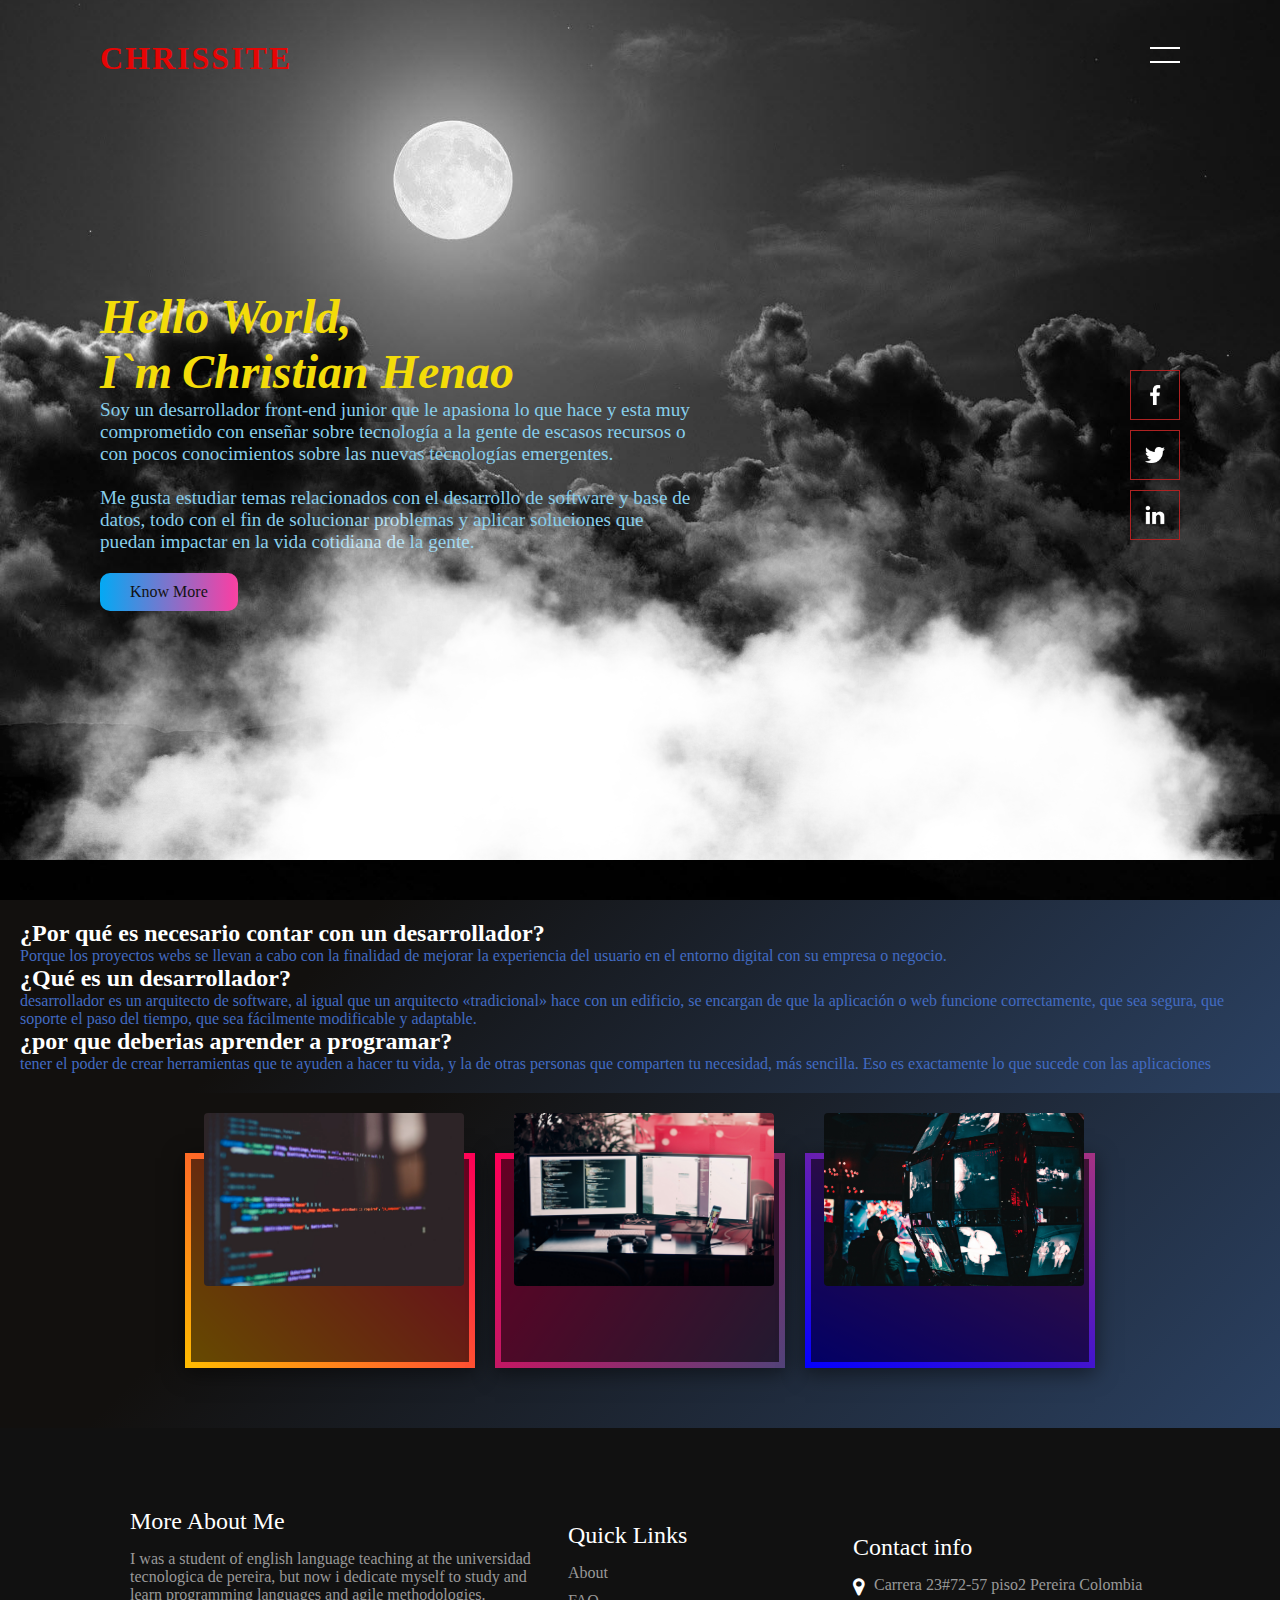
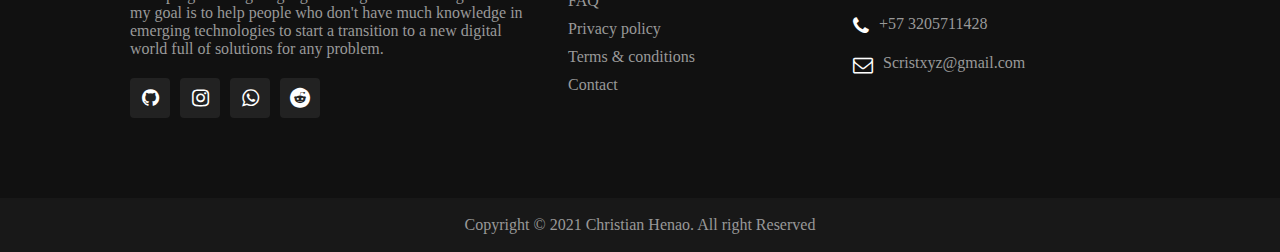
<file: sitioweb/index.html>
<!DOCTYPE html>
<html lang="en">
<head>
    <meta charset="UTF-8">
    <meta name="viewport" content="width=device-width, initial-scale=1.0">
    <title>Chrissite</title>
    <link rel="stylesheet" href="https://stackpath.bootstrapcdn.com/font-awesome/4.7.0/css/font-awesome.min.css" integrity="sha384-wvfXpqpZZVQGK6TAh5PVlGOfQNHSoD2xbE+QkPxCAFlNEevoEH3Sl0sibVcOQVnN" crossorigin="anonymous">
    <link rel="stylesheet" href="landing.css">
    <link rel="stylesheet" href="landing2.css">
    
</head>
<body>
    <section class="banner" id="sec">
        
        <header>
            <a href="#" class="logo">Chrissite</a>
            <div id="toggle" onclick="toggle()"></div>
        </header>
        <div class="content">
            <h2><span>Hello World,</span> <br> <span>I`m</span>
                 <span> Christian Henao</span>

            
            </h2>
            <p>Soy un desarrollador front-end junior que le apasiona lo que hace y esta muy comprometido con enseñar sobre tecnología a la gente de escasos recursos o con pocos conocimientos sobre las nuevas tecnologías emergentes.<br><br>
            Me gusta estudiar temas relacionados con el desarrollo de software y base de datos, todo con el fin de solucionar problemas y aplicar soluciones que puedan impactar en la vida cotidiana de la gente.   </p>
            <a href="#sec_aboutus">Know More</a>
        </div>
        
        <ul class="sci">
            <li><a href="https://www.facebook.com/christian.dehenao/" target="_blank"><img src="img2/facebook.png"></a></li>
            <li><a href="#"  ><img src="img2/twitter.png"></a></li>
            <li><a href="https://www.linkedin.com/in/artag/" target="_blank"><img src="img2/linkedin.png" ></a></li>
        </ul>
       <div class="clouds">
            <img src="img2/cloud1.png" style="--i:1;">
            <img src="img2/cloud3.png" style="--i:2;">
            <img src="img2/cloud4.png" style="--i:3;">
            <img src="img2/cloud5.png" style="--i:4;">
         
           
           
        </div>
    
    
    </section>
    <section>
    <div id="navigation">
        <ul>
            
            <li><span><a href="#">Home</a></span></li>
            <li><span><a href="#">About</a></span></li>
            <li><span><a href="#">Proyects</a></span></li>
            <li><span><a href="skills.html" target="_blank">Skills</a></span></li>
            <li><span><a href="hobbies.html" target="_blank">Hobbies</a></span></li>
            <li><span><a href="#">Others</a></span></li>
            <div class="cursor"></div>
        </ul>
    </div>
</section>
        
  <section class="copy">      
      <h2>¿Por qué es necesario contar con un desarrollador?</h2> 
      <p>Porque los proyectos webs se llevan a cabo con la finalidad de mejorar la experiencia del usuario en el entorno digital con su empresa o negocio.</p> 
<h2>¿Qué es un desarrollador?</h2>
 <p> desarrollador es un arquitecto de software, al igual que un arquitecto «tradicional» hace con un edificio, se encargan de que la aplicación o web funcione correctamente, que sea segura, que soporte el paso del tiempo, que sea fácilmente modificable y adaptable. </p>
<h2>¿por que deberias aprender a programar?</h2>
<p> tener el poder de crear herramientas que te ayuden a hacer tu vida, y la de otras personas que comparten tu necesidad, más sencilla. Eso es exactamente lo que sucede con las aplicaciones</p>

</section>

<section class="cards">
<div class="container">
            <div class="card">
                <span></span>
                <div class="imgBx">
                    <img src="img/coding.jpg" alt="">
                     <div class="content">
                    <h2>¿Que es el codigo?</h2>
                    <p>El código fuente de un programa está escrito por un programador en algún lenguaje de programación, pero en este primer estado no es directamente ejecutable por la computadora. </p>
                    </div> 
                </div>
            </div>
            <div class="card">
                <span></span>
                <div class="imgBx">
                    <img src="img/coding2.jpg" alt="">
                     <div class="content">
                    <h2>¿quien interpreta el codigo?</h2>
                    <p>debe ser traducido a otro lenguaje o código binario; así la máquina podrá interpretarlo. </p>
                    </div> 
                </div>
            </div>
            <div class="card">
                <span></span>
                <div class="imgBx">
                    <img src="img/coding3.jpg" alt="">
                     <div class="content">
                    <h2>¿deberias aprender a programar?</h2>
                    <p>Aprender a programar puede abrirte las puertas a un mejor empleo, nuevas áreas de trabajo o incluso a una nueva forma de ver cómo funciona todo a nuestro alrededor.</p>
                    </div> 
                </div>
            </div>
        </div>
    </section>
    <section class="above">
    <footer>
        <div class="container">
            <div class="sec aboutus" id="sec_aboutus">
                <h2> More About Me</h2>
                <p>I was a student of english language teaching at the universidad tecnologica de pereira, but now i dedicate myself to study and learn programming languages and agile methodologies. <br> 
my goal is to help people who don't have much knowledge in emerging technologies to start a transition to a new digital world full of solutions for any problem. </p>
    <ul class="another">
        <li><a href="https://github.com/Artag-Chris" target="_blank"><i class="fa fa-github" aria-hidden="true"></i></a></li>
        <li><a href="https://www.instagram.com/christiandehenao/" target="_blank"><i class="fa fa-instagram" aria-hidden="true"></i></a></li>
        <li><a href="#"><i class="fa fa-whatsapp" aria-hidden="true"></i></a></li>
        <li><a href="#"><i class="fa fa-reddit" aria-hidden="true"></i></a></li>

    </ul>
            </div>
             <div class="sec quickLinks">
                 <h2>Quick Links</h2>
                 <ul>
                     <li><a href="#">About</a></li>
                     <li><a href="#">FAQ</a></li>
                     <li><a href="#">Privacy policy</a></li>
                     <li><a href="#">Terms & conditions</a></li>
                     <li><a href="#">Contact</a></li>
                 </ul>
            </div>
            <div class="sec contact">
                <h2>Contact info</h2>
                <ul class="info">
                    <li><span>
                        <i class="fa fa-map-marker" aria-hidden="true"></i></span>
                        <span>Carrera 23#72-57 piso2 Pereira Colombia</span>
                    </li>
                    <li><span><i class="fa fa-phone" aria-hidden="true"></i></span> 
                    <a href="tel:+573205711428">+57 3205711428</a>
                    </li>
                    <li><span><i class="fa fa-envelope-o" aria-hidden="true"></i></span>
                    <a href="mailto:scristxyz@gmail.com">Scristxyz@gmail.com</a> </li>
                </ul>
                    
            </div>

     
        </div>
    </footer>
    </section>
    <div class="copytext">
        <p>Copyright © 2021 Christian Henao. All right Reserved</p>
    </div>
    
    
    
    
    
    
    <script type="text/javascript">
    function toggle(){
        var sec = document.getElementById("sec");
        var nav = document.getElementById("navigation");
        sec.classList.toggle("active")
        nav.classList.toggle("active")
    }
    </script> 
    <script type="text/javascript">
        const cursor = document.querySelector(".cursor");
        document.addEventListener("mousemove", (e) =>{
            cursor.style.left =e.pageX + "px"
            cursor.style.top =e.pageY + "px"

        })
    </script> 
    
    
</body>
</html>
</file>
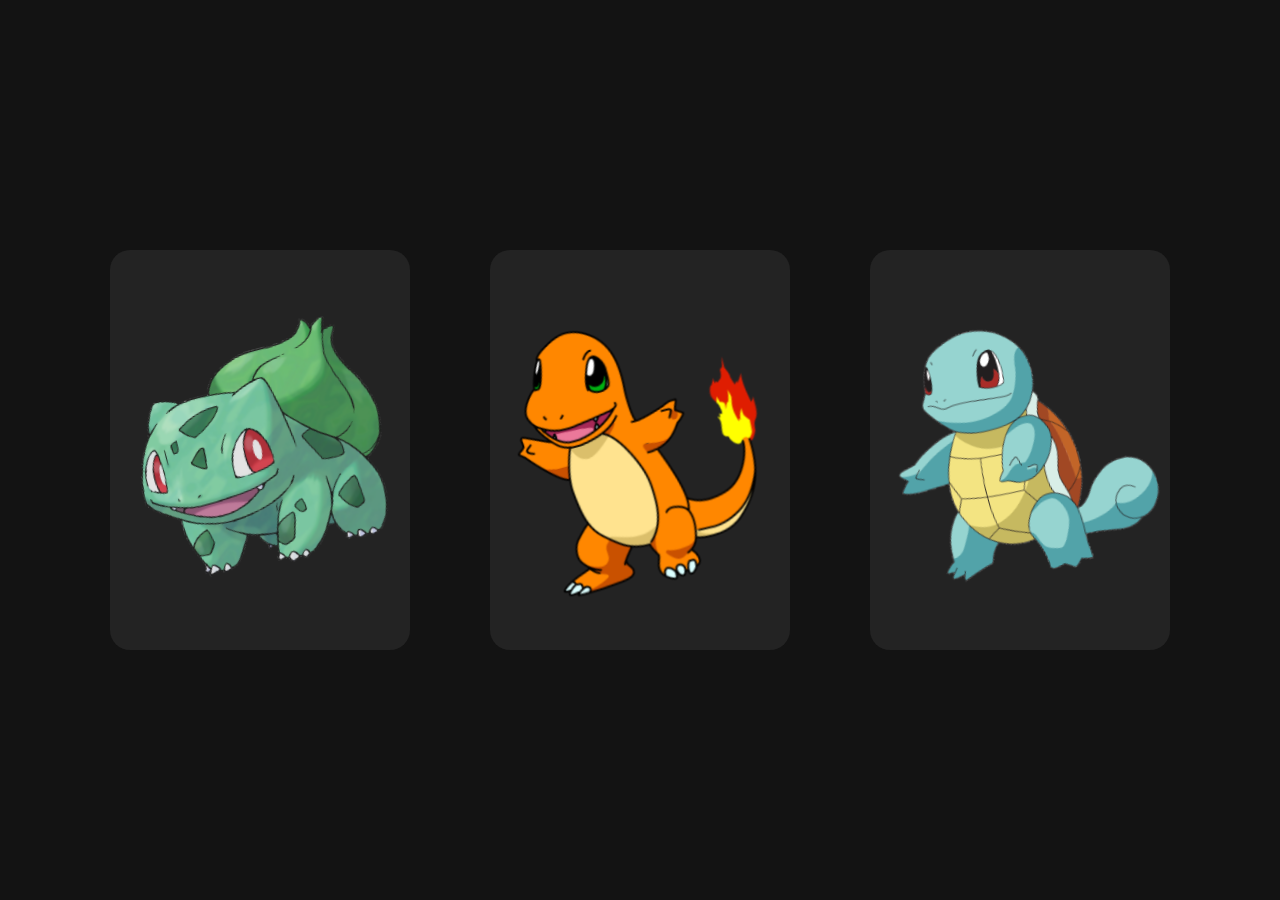
<file: sitioweb/card.html>
<!DOCTYPE html>
<html lang="en">
<head>
    <meta charset="UTF-8">
    <meta name="viewport" content="width=device-width, initial-scale=1.0">
    <title>Pokemon</title>
    <link rel="stylesheet" href="card.css">
</head>
<body>
    <div class="container">
        <div class="box">
            <h2 class="name">Bulbasaur</h2>
            <a href="#" class="buy">Pick it</a>
            <div class="circle"></div>
            <img src="img/bul.png" class="product">
        </div>
         <div class="box">
            <h2 class="name">Charmander</h2>
            <a href="#" class="buy">Pick it</a>
            <div class="circle"></div>
            <img src="img/pokemon_PNG96.png" class="product">
        </div>
         <div class="box">
            <h2 class="name">Squirtle</h2>
            <a href="#" class="buy">Pick it</a>
            <div class="circle"></div>
            <img src="img/squirtle.png" class="product">
        </div>
    </div>
    <script src="vanilla-tilt.min.js"></script>
    <script>VanillaTilt.init(document.querySelectorAll(".box"), {
		max: 25,
		speed: 400
	});
	</script>
</body>
</html>
</file>
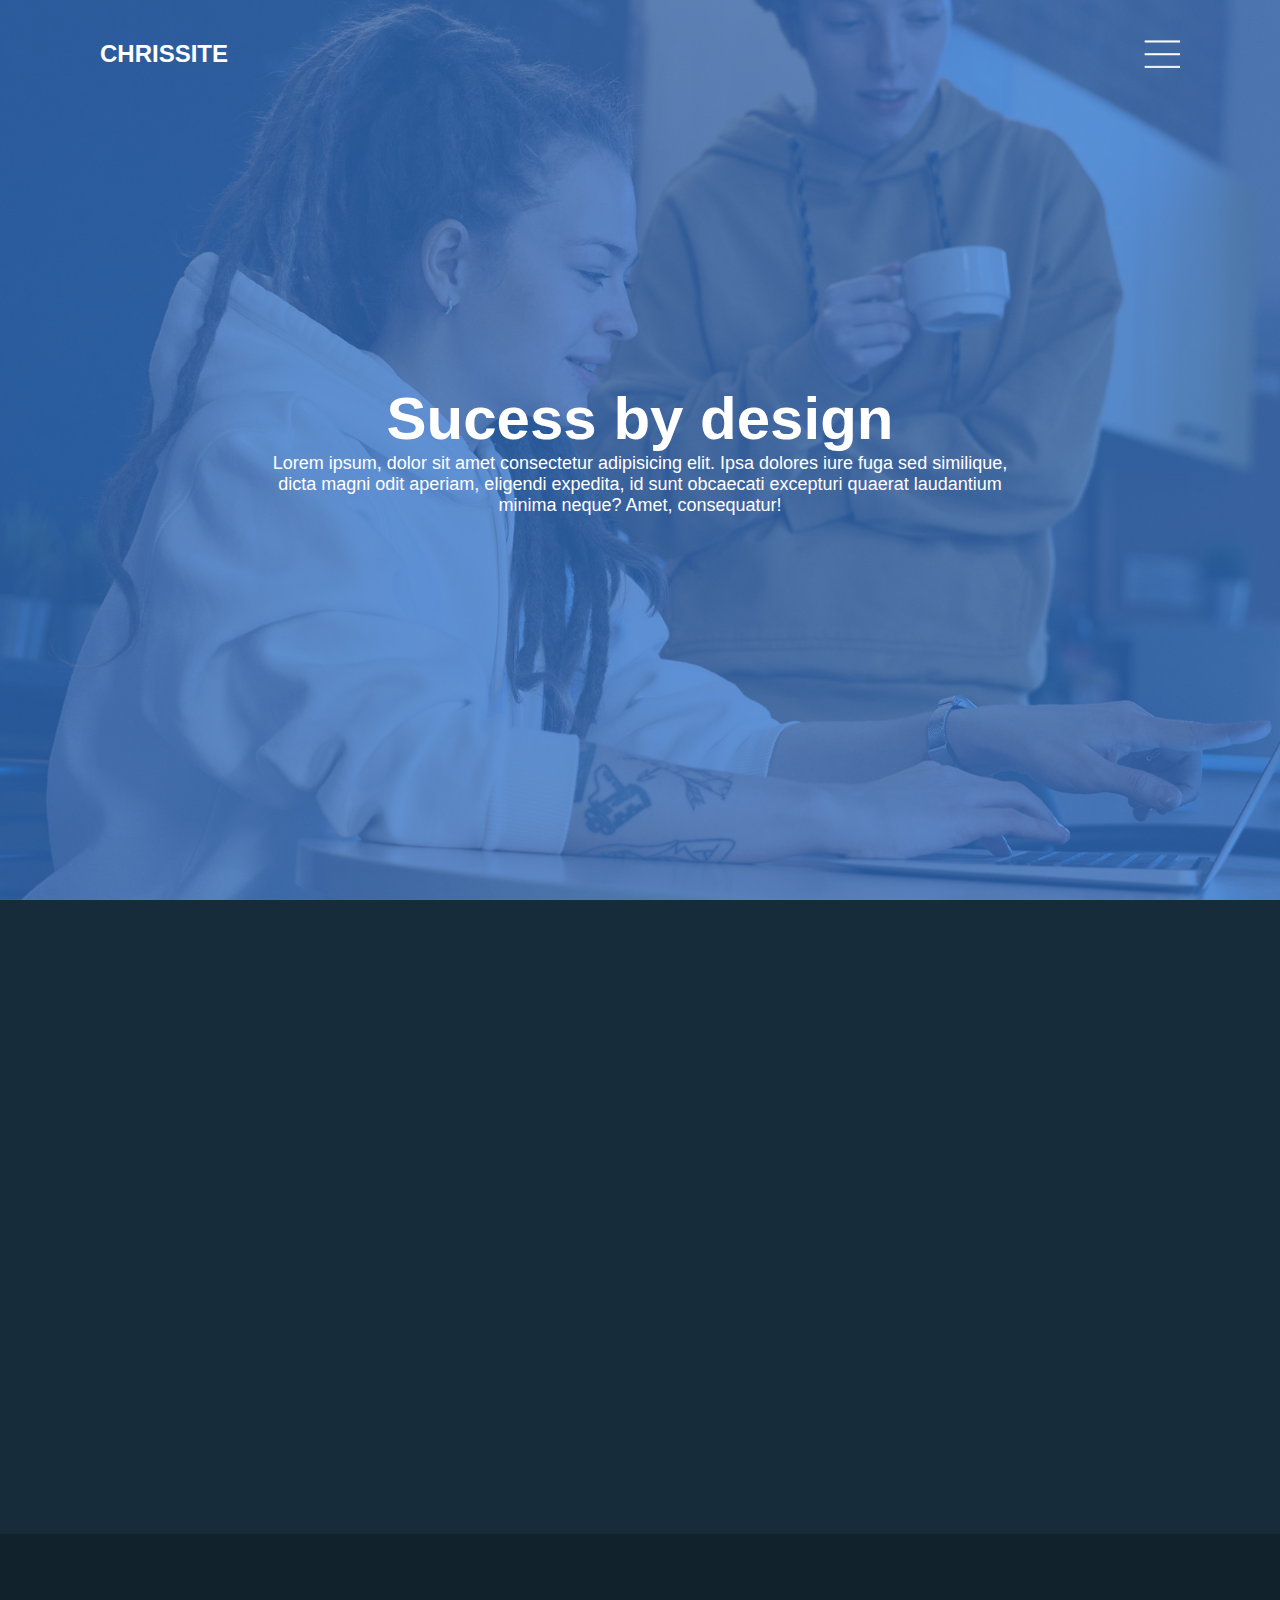
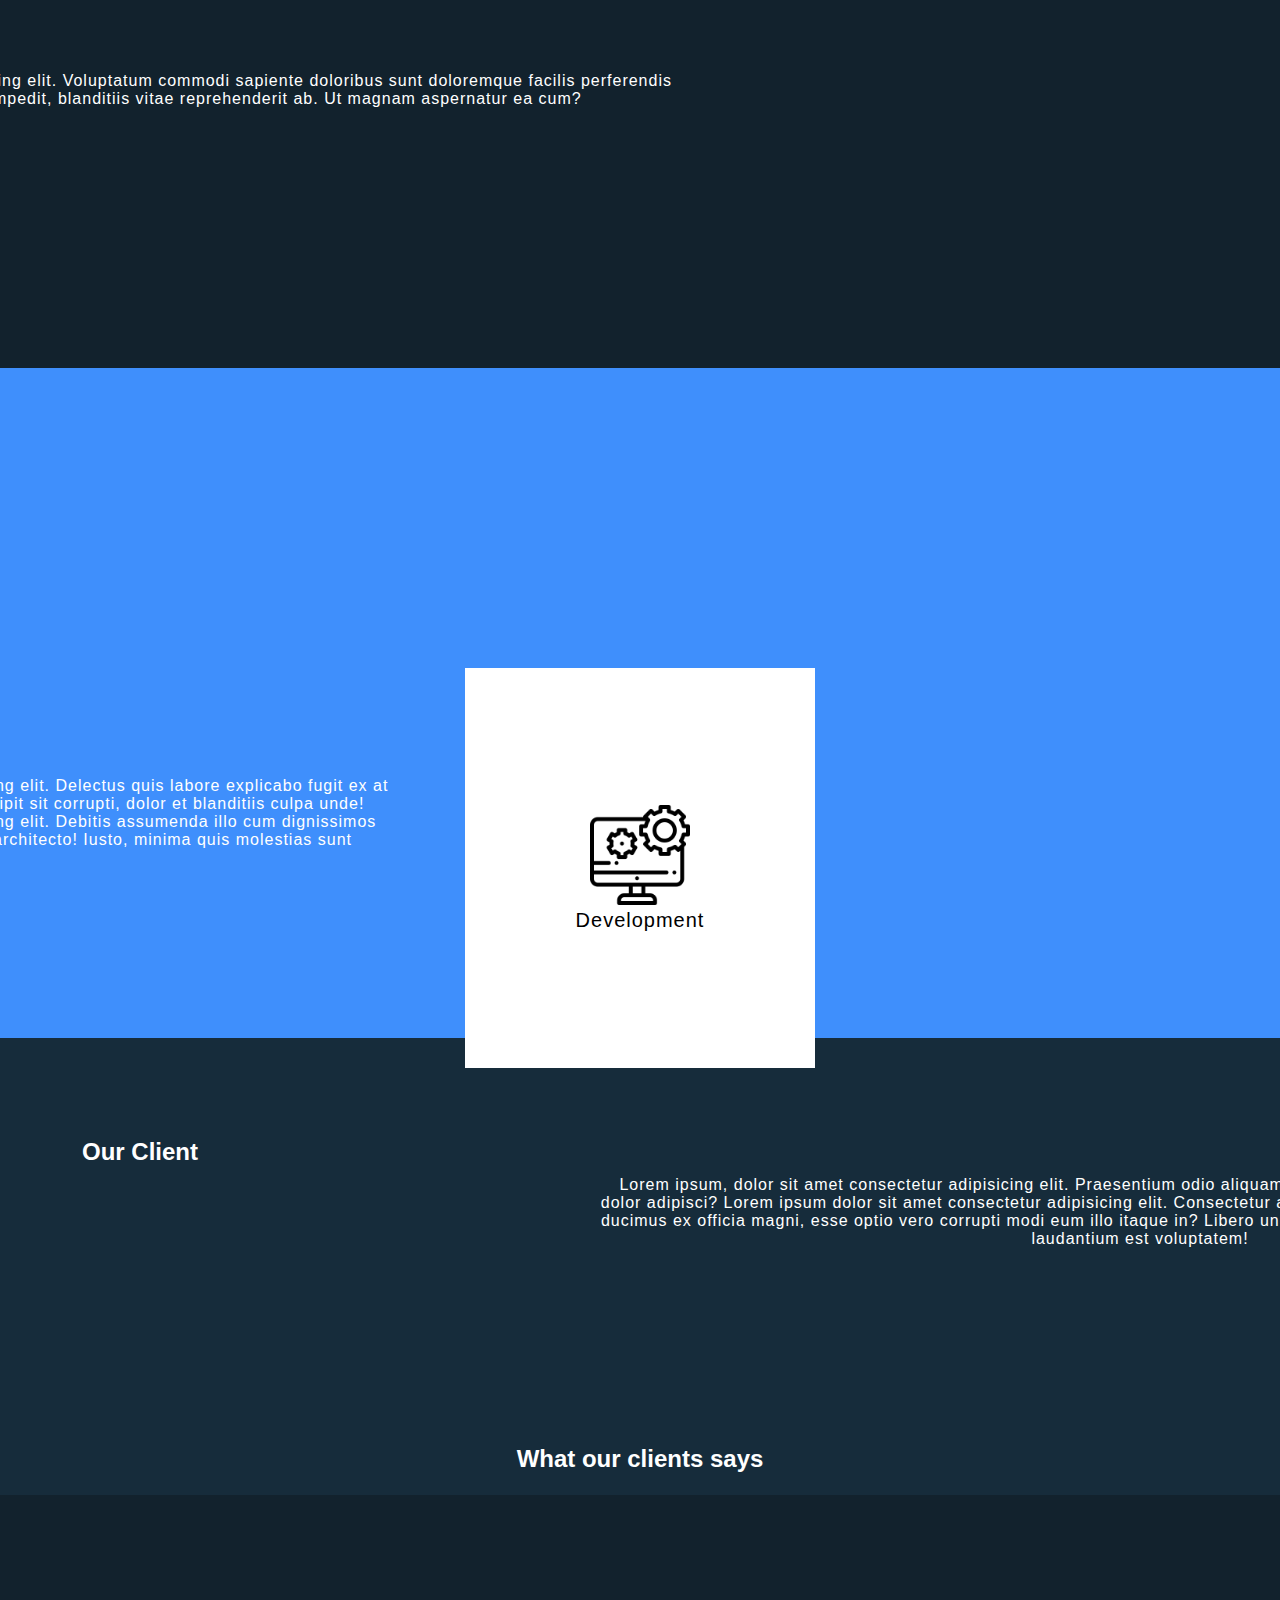
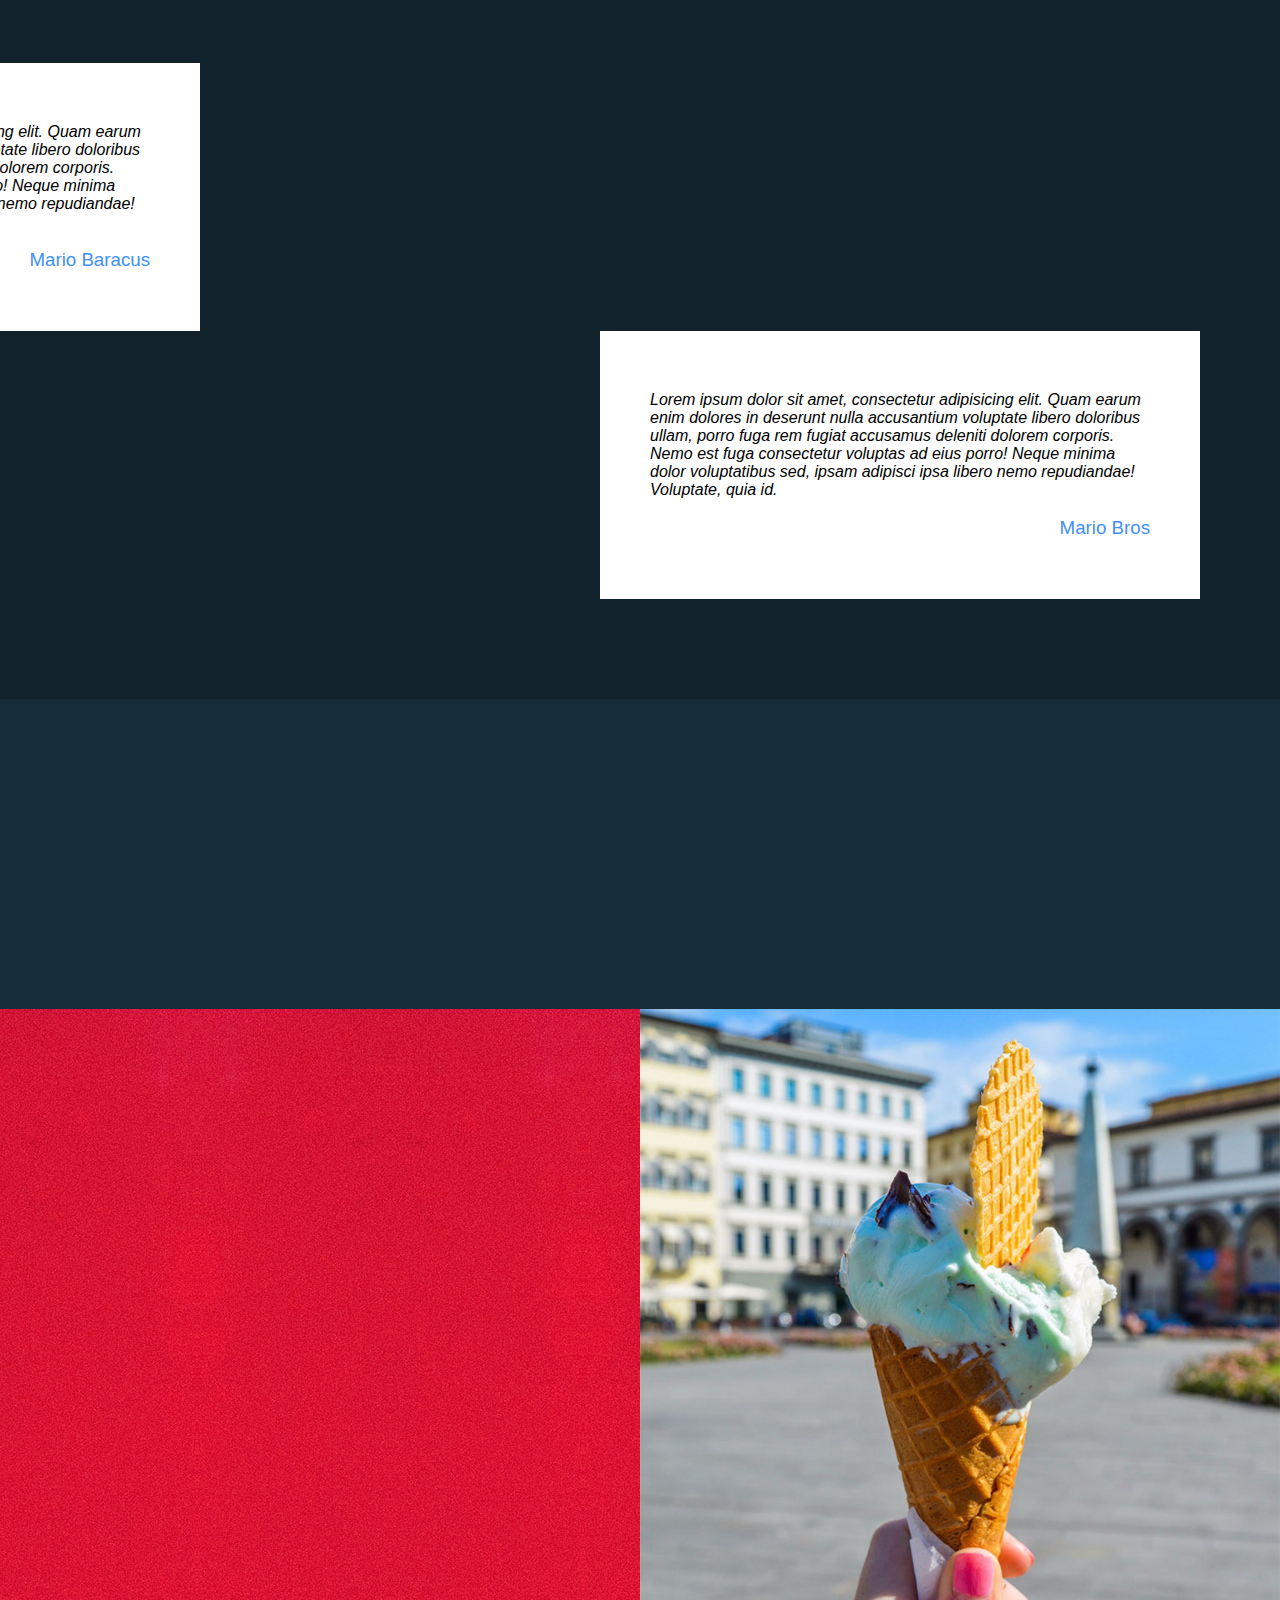
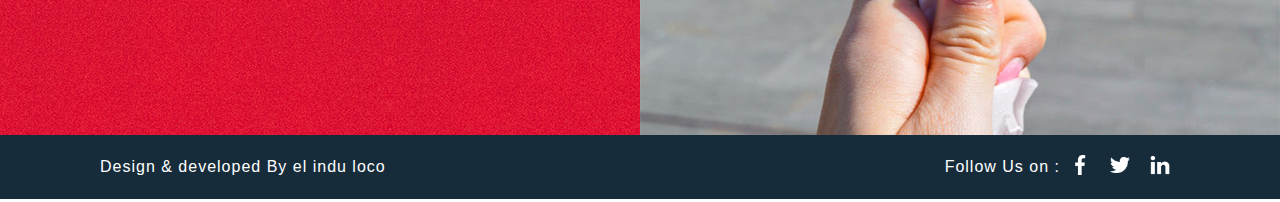
<file: sitioweb/prueba.html>
<!DOCTYPE html>
<html lang="en">
<head>
  <meta charset="UTF-8">
  <meta http-equiv="X-UA-Compatible" content="IE=edge">
  <meta name="viewport" content="width=device-width, initial-scale=1, shrink-to-fit=no">
  <title>Chrissite</title>
  <link rel="stylesheet" href="style.css">
</head>
<body>
    <!-- banner-->
 <div class="banner">
  <header>
      <a href="#" class="logo"> Chrissite</a>
      <div class="toggle"></div>
  </header>
  <img src="img/bg.jpg">
   <div class="content" data-0-top="opacity:0;left:100px" data-200-top="opacity:1;left:0px">
       <h2>Sucess by design</h2>
       <p>Lorem ipsum, dolor sit amet consectetur adipisicing elit. Ipsa dolores iure fuga sed similique, dicta magni odit aperiam, eligendi expedita, id sunt obcaecati excepturi quaerat laudantium minima neque? Amet, consequatur!</p>
   </div>
 </div>
      <!--about-->
<section class="about">
  <div class="contentBx">
      <h2 class="heading" data-center-center="opacity:1;left:0;" data-0-bottom="opacity:0;left:500px;">About Us</h2>
      <p class="text" data-center-center="opacity:1;left:0;" data-0-bottom="opacity:0;left:-500px;">Lorem ipsum dolor sit amet consectetur adipisicing elit. Totam nihil maxime ipsa vero, odit distinctio perspiciatis assumenda temporibus dignissimos delectus explicabo unde dolore possimus. Vitae quo inventore vero reiciendis quibusdam.<br> <br> Lorem ipsum dolor sit amet consectetur adipisicing elit. Quisquam obcaecati fuga incidunt odit esse temporibus eum illo sunt consequuntur voluptate, assumenda explicabo architecto blanditiis enim, corrupti deleniti, tempore cum soluta. <br> <br>Lorem ipsum dolor sit amet, consectetur adipisicing elit. Blanditiis earum ex veritatis! Minima quis ducimus fugiat libero voluptate corrupti, architecto autem natus impedit sed veritatis incidunt ipsum eos, sint porro.<br><br>Lorem ipsum dolor sit amet consectetur adipisicing elit. Aspernatur reiciendis velit quis alias autem sed tenetur doloribus aliquam praesentium, accusamus necessitatibus cupiditate? Recusandae necessitatibus eligendi dolorum incidunt molestias nemo adipisci.</p>
 </div>
<div class="imgBx" data-center-center="opacity:1;left:0;" data-0-bottom="opacity:0;left: 200px;"></div>
</section>
      <!--services-->
      <section class="services">
          <h2 class="heading" data-center-center="opacity:1;left:0;" data-0-bottom="opacity:0;left: 500px;">Our Services</h2>
          <p class="text" data-center-center="opacity:1;right:0;" data-0-bottom="opacity:1;right:500px;">Lorem ipsum dolor sit amet consectetur, adipisicing elit. Voluptatum commodi sapiente doloribus sunt doloremque facilis perferendis labore explicabo autem assumenda impedit, blanditiis vitae reprehenderit ab. Ut magnam aspernatur ea cum?</p>
          <div class="container">
              <div class="serviceBx" data-center-center="opacity:1;left:0;" data-0-bottom="opacity:1;left:-500px;">
                  <div>
                      <img src="img/icon1.png">
                      <h2>Desing</h2>
                  </div>
                </div>
                <div class="serviceBx" data-center-center="opacity:1;bottom:0;" data-0-bottom="opacity:1;bottom:-500px;">
                  <div>
                      <img src="img/icon2.png">
                      <h2>Development</h2>
                  </div>
                </div><div class="serviceBx" data-center-center="opacity:1;right:0;" data-0-bottom="opacity:1;right:-500px;">
                  <div>
                      <img src="img/icon3.png">
                      <h2>Branding</h2>
                  </div>
                </div>
              </div>
          </div>

      </section>
      <!--technology-->
      <section class="technology">
        <div class="contentBx" data-center-center="opacity:1;left:0;" data-0-bottom="opacity:1;left:-500px;">
            <h2 class="heading">We use cutting edge technology</h2>
            <p class="text">Lorem ipsum dolor sit, amet consectetur adipisicing elit. Delectus quis labore explicabo fugit ex at id quod praesentium alias vel similique dicta suscipit sit corrupti, dolor et blanditiis culpa unde! Lorem ipsum dolor sit, amet consectetur adipisicing elit. Debitis assumenda illo cum dignissimos eum laborum amet voluptate fugit. Iure, dolorum architecto! Iusto, minima quis molestias sunt itaque ullam a rem?</p>
        </div>
        <div class="imgBx" data-center-center="opacity:1;right:0;" data-0-bottom="opacity:1;right:-500px;">
            <img src="img/tech.png" alt="tech">
        </div>

      </section>
      <!--client-->
      <section class="client">
          <h2 class="heading" data-center-center="opacity:1;left:0;" data-0-bottom="opacity:1;left:-500px;">Our Client</h2>
          <p class="text" data-center-center="opacity:1;right:0;" data-0-bottom="opacity:1;right:-500px;">Lorem ipsum, dolor sit amet consectetur adipisicing elit. Praesentium odio aliquam at accusantium? Eius maxime error, sed nobis dolor adipisci? Lorem ipsum dolor sit amet consectetur adipisicing elit. Consectetur assumenda temporibus sequi natus pariatur libero ducimus ex officia magni, esse optio vero corrupti modi eum illo itaque in? Libero unde quidem sed explicabo minus quaerat nisi. Eius laudantium est voluptatem!</p>
          <div class="imgBx"data-center-center="opacity:1;bottom:0;" data-0-bottom="opacity:1;bottom:-500px;">
              <img src="img/brand1.png" >
              <img src="img/brand2.png" >
              <img src="img/brand3.png" >
              <img src="img/brand4.png" >

          </div>

      </section>

    
      <!--testimonials-->
      <section class="testimonials">
          <h2 class="heading" data-center-center="opacity:1;top:0;" data-0-bottom="opacity:1;top:-150px;">What our clients says</h2>
          <div class="container">
              <div class="contentBx" data-center-center="opacity:1;left:0;" data-0-bottom="opacity:1;left:-500px;">
                  <div>
                      <p>Lorem ipsum dolor sit amet, consectetur adipisicing elit. Quam earum enim dolores in deserunt nulla accusantium voluptate libero doloribus ullam, porro fuga rem fugiat accusamus deleniti dolorem corporis. Nemo est fuga consectetur voluptas ad eius porro! Neque minima dolor voluptatibus sed, ipsam adipisci ipsa libero nemo repudiandae! Voluptate, quia id.</p><br>
                      <h3>Mario Baracus</h3>
                  </div>
              </div>
              <div class="contentBx" data-center-center="opacity:1;right:0;" data-0-bottom="opacity:1;right:-500px;">
                  <div>
                      <p>Lorem ipsum dolor sit amet, consectetur adipisicing elit. Quam earum enim dolores in deserunt nulla accusantium voluptate libero doloribus ullam, porro fuga rem fugiat accusamus deleniti dolorem corporis. Nemo est fuga consectetur voluptas ad eius porro! Neque minima dolor voluptatibus sed, ipsam adipisci ipsa libero nemo repudiandae! Voluptate, quia id.</p><br>
                      <h3>Mario Bros</h3>
                  </div>
              </div>
              
              </div>
          </div>
      </section>
      <section class="contact">
          <h2 class="heading" data-center-center="opacity:1;bottom:0;" data-0-bottom="opacity:1;bottom:-500px;">Contact Us</h2>
          <p class="text" data-center-center="opacity:1;bottom:0;" data-0-bottom="opacity:1;bottom:-500px;" >Lorem ipsum dolor sit amet consectetur adipisicing elit. Placeat, veniam! Porro sunt laboriosam non asperiores eligendi placeat reprehenderit autem illo blanditiis repellat fugiat ipsum repellendus explicabo architecto eveniet voluptas accusantium, sed hic? Totam nobis consectetur saepe necessitatibus iste voluptatibus ducimus cumque, commodi voluptates vero iure minus, repudiandae voluptatem ad amet.</p>

      </section>
    <section class="about">
  <div class="contentBx redbg">
      <div class="form" data-center-center="opacity:1;left:0;" data-0-bottom="opacity:1;left:-700px;">
            <div class="inputBx">
              <input type="text" name="" placeholder="Full Name">
            </div>
            <div class="inputBx">
              <input type="text" name="" placeholder="E-mail Address">
            </div>
            <div class="inputBx">
                <input type="text" name="" placeholder="mobile No.">
            </div>
            <div class="inputBx">
                <textarea placeholder="Write your answer here"></textarea>
            </div>
            <div class="inputBx">
                <input type="submit" name="" value="Send">
            </div>
        </div>
  </div>
</div>
<div class="imgBx2"></div>
</section>
<!--footer-->
<section class="footer">
    <p class="text">Design & developed By el indu loco</p>
    <ul>
        <p class="text">Follow Us on :</p>
        <li>
            <a href="#"><img src="img/facebook.png"></a>
        </li>
        <li>
            <a href="#"><img src="img/twitter.png"></a>
        </li>
        <li>
            <a href="#"><img src="img/linkedin.png"></a>
        </li>
    </ul>
</section>
<script src="skrollr.js"></script>
<script type="text/javascript">
var s = skrollr.init();
</script>
        <script src="vanilla-tilt.min.js"></script>
    <script>VanillaTilt.init(document.querySelectorAll(".contentBx"), {
		max: 25,
		speed: 400
	});
	</script>
</body>
</html>
</file>
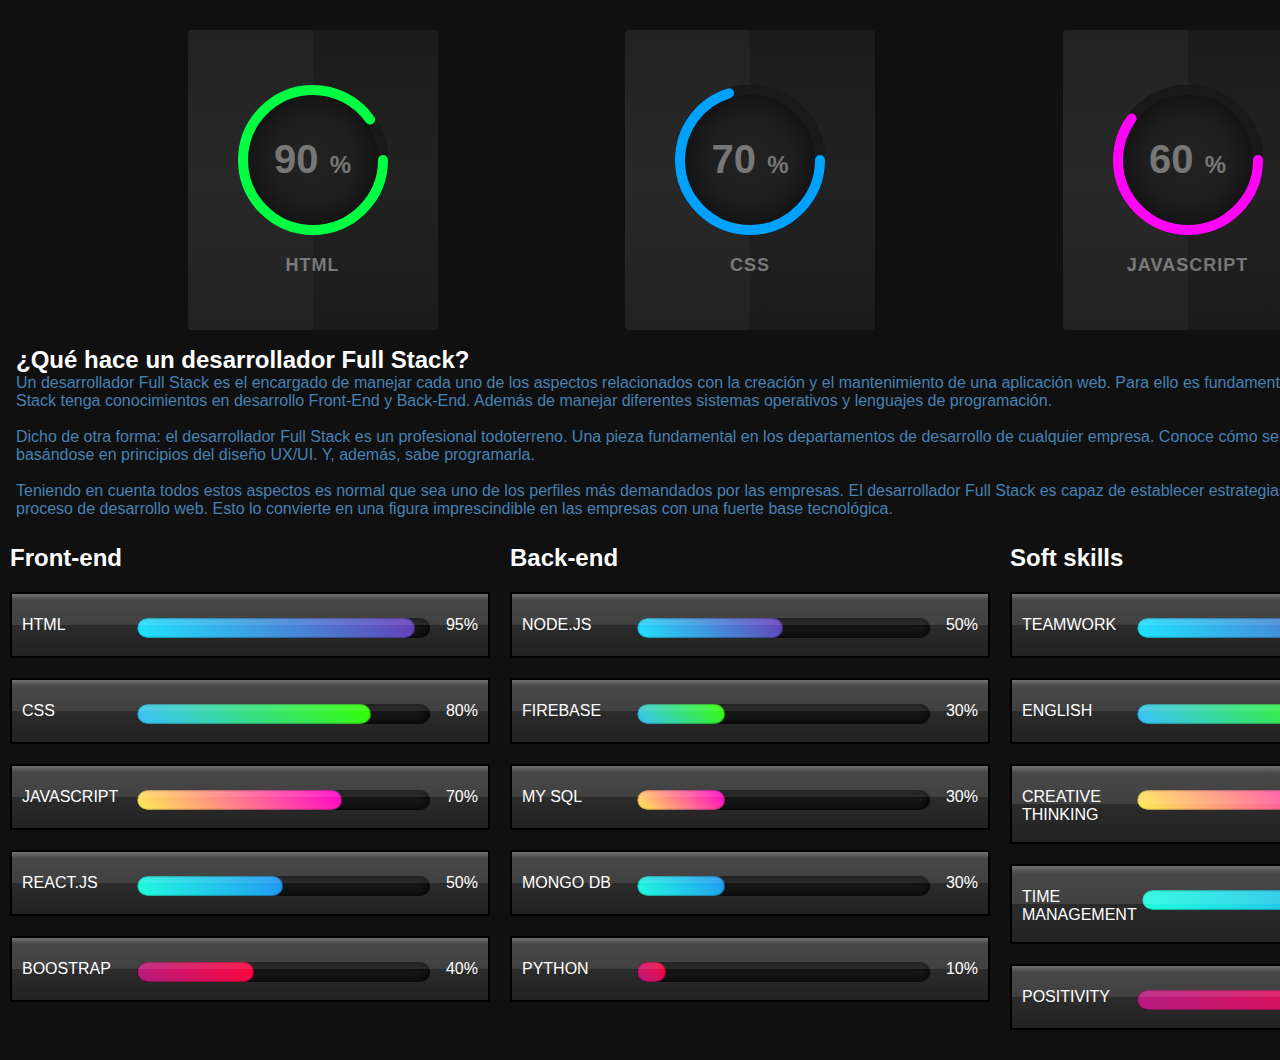
<file: sitioweb/skills.html>
<!DOCTYPE html>
<html lang="en">
<head>
    <meta charset="UTF-8">
    <meta name="viewport" content="width=device-width, initial-scale=1.0">
    <link rel="stylesheet" href="skills.css">
    <script src="script.js"></script>
    <title>Habilidades</title>
</head>
<body>
    <section class="circular">
        <div class="container">
            <div class="card">
                <div class="box">
                    <div class="percent">
                        <svg>
                            <circle cx="70" cy="70" r="70"></circle>
                            <circle cx="70" cy="70" r="70"></circle>
                        </svg>
                        <div class="number">
                            <h2>90 <span>%</span></h2>
                        </div>
                    </div>
                    <h2 class="text">HTML</h2> 
                </div>
            </div>
            <div class="card">
                <div class="box">
                    <div class="percent">
                        <svg>
                            <circle cx="70" cy="70" r="70"></circle>
                            <circle cx="70" cy="70" r="70"></circle>
                        </svg>
                        <div class="number">
                            <h2>70 <span>%</span></h2>
                        </div>
                    </div>
                    <h2 class="text">Css</h2> 
                </div>
            </div>
            <div class="card">
                <div class="box">
                    <div class="percent">
                        <svg>
                            <circle cx="70" cy="70" r="70"></circle>
                            <circle cx="70" cy="70" r="70"></circle>
                        </svg>
                        <div class="number">
                            <h2>60 <span>%</span></h2>
                        </div>
                    </div>
                    <h2 class="text">Javascript</h2> 
                </div>
            </div>
        </div>
        <div class="copy_div">
        <h2 class="copy_text">¿Qué hace un desarrollador Full Stack?</h2>
        <p class="copy_p">Un desarrollador Full Stack es el encargado de manejar cada uno de los aspectos relacionados con la creación y el mantenimiento de una aplicación web. Para ello es fundamental que el desarrollador Full Stack tenga conocimientos en desarrollo Front-End y Back-End. Además de manejar diferentes sistemas operativos y lenguajes de programación. <br> <br>

        Dicho de otra forma: el desarrollador Full Stack es un profesional todoterreno. Una pieza fundamental en los departamentos de desarrollo de cualquier empresa. Conoce cómo se diseña la aplicación web basándose en principios del diseño UX/UI. Y, además, sabe programarla. <br><br>

        Teniendo en cuenta todos estos aspectos es normal que sea uno de los perfiles más demandados por las empresas. El desarrollador Full Stack es capaz de establecer estrategias para cada parte del proceso de desarrollo web. Esto lo convierte en una figura imprescindible en las empresas con una fuerte base tecnológica.</p>
        </div>
    </section>
    <section class="skill_bar">
        <div class="container_2">
            <h2>Front-end</h2>
            <div class="skills">
                <span class="name">HTML</span>
                <div class="percent_2">
                    <div class="progress" style="width: 95%;"></div>
                </div>
                <span class="value">95%</span>
            </div>
            <div class="skills">
                <span class="name">css</span>
                <div class="percent_2">
                    <div class="progress" style="width: 80%;"></div>
                </div>
                <span class="value">80%</span>
            </div>
            <div class="skills">
                <span class="name">Javascript</span>
                <div class="percent_2">
                    <div class="progress" style="width: 70%;"></div>
                </div>
                <span class="value">70%</span>
            </div>
            <div class="skills">
                <span class="name">react.js</span>
                <div class="percent_2">
                    <div class="progress" style="width: 50%;"></div>
                </div>
                <span class="value">50%</span>
            </div>
            <div class="skills">
                <span class="name">Boostrap</span>
                <div class="percent_2">
                    <div class="progress" style="width: 40%;"></div>
                </div>
                <span class="value">40%</span>
            </div>
        </div>
        <div class="container_2">
            <h2>Back-end</h2>
            <div class="skills" onclick="prueba()" >
                <span class="name">Node.js</span>
                <div class="percent_2">
                    <div class="progress" style="width: 50%;"></div>
                    
                </div>
                <p id="doThis"></p>
                <span class="value">50%</span>
            </div>
            <div class="skills">
                <span class="name">Firebase</span>
                <div class="percent_2">
                    <div class="progress" style="width: 30%;"></div>
                </div>
                <span class="value">30%</span>
            </div>
            <div class="skills">
                <span class="name">My SQL</span>
                <div class="percent_2">
                    <div class="progress" style="width: 30%;"></div>
                </div>
                <span class="value">30%</span>
            </div>
            <div class="skills">
                <span class="name">Mongo db</span>
                <div class="percent_2">
                    <div class="progress" style="width: 30%;"></div>
                </div>
                <span class="value">30%</span>
            </div>
            <div class="skills">
                <span class="name">Python</span>
                <div class="percent_2">
                    <div class="progress" style="width: 10%;"></div>
                </div>
                <span class="value">10%</span>
            </div>
        </div>
        <div class="container_2">
            <h2>Soft skills</h2>
            <div class="skills">
                <span class="name">Teamwork</span>
                <div class="percent_2">
                    <div class="progress" style="width: 95%;"></div>
                </div>
                <span class="value">95%</span>
            </div>
            <div class="skills">
                <span class="name">english</span>
                <div class="percent_2">
                    <div class="progress" style="width: 70%;"></div>
                </div>
                <span class="value">70%</span>
            </div>
            <div class="skills">
                <span class="name">Creative thinking</span>
                <div class="percent_2">
                    <div class="progress" style="width: 80%;"></div>
                </div>
                <span class="value">80%</span>
            </div>
            <div class="skills">
                <span class="name">Time management </span>
                <div class="percent_2">
                    <div class="progress" style="width: 100%;"></div>
                </div>
                <span class="value">100%</span>
            </div>
            <div class="skills">
                <span class="name">Positivity </span>
                <div class="percent_2">
                    <div class="progress" style="width: 100%;"></div>
                </div>
                <span class="value">100%</span>
            </div>
        </div>
        
    </section>









</body>
</html>
</file>
<file: sitioweb/landing.css>
*{
    margin: 0;
    padding: 0;
    box-sizing: border-box;
}
header {
position: absolute;
top: 0;
left: 0;
width: 100%;
display: flex;
justify-content: space-between;
padding: 40px 100px;
z-index: 100000;
transition: 0.6s;
}
header .logo{
    position: relative;
    font-weight: 700;
    color: rgb(230, 5, 5);
    text-decoration: none;
    font-size: 2em;
    text-transform: uppercase;
    letter-spacing: 2px;
    transition: 0.6s;
}
header #toggle{
    position: relative;
    width: 30px;
    height: 30px;
    cursor: pointer;
}
header #toggle::before{
    content: "";
    position: absolute;
    top: 7px;
    width: 100%;
    height: 2px;
    background: #fff;
}
header #toggle::after{
    content: "";
    position: absolute;
    bottom: 7px;
    width: 100%;
    height: 2px;
    background: #fff;
}
.banner{
    position: relative;
    width: 100%;
    min-height: 100vh;
    padding: 100px;
    background: url(img2/moon.jpg);
    background-size: cover;
    display: flex;
    align-items: center;
    transition: 0.5s;
    z-index: 2;
}
.banner.active header #toggle:before{
    top: 50%;
    left: 50%;
    transform: translate(-50%,-50%) rotate(45deg);
}
.banner.active header #toggle:after{
    top: 50%;
    left: 50%;
    transform: translate(-50%, -50%) rotate(-45deg);
}
.banner.active{
    transform: translateX(-400px);
}
/*--------------------aqui esta el menu de navegacion---------*/
#navigation{
    position: fixed;
    top: 0;
    right: -200px;
    width: 30vw;
    height: 100vh;
    background: #0f0f0f;
    
    display: grid;
    place-items: center;
    transition: transform .3s ease-in-out;
    transform: translate(100%);
    
   
}
#navigation.active{
    right: 0;
     transform: translate(0%);
}
#navigation ul{
    position: relative;
    display: flex;
    flex-direction: column;
    
}
#navigation ul li{
    list-style: none;
    position: relative;
    border-left: 1px solid #e42d26;
    margin: 3px 0;
    transition: 0.5s;
    cursor: pointer;
}
#navigation ul li::before{
    content: "";
    position: absolute;
    width: 100%;
    height: 100%;
    background: linear-gradient(90deg, #03a9f4, #f441a5, #ffeb3b, #03a9f4);
    transform: scaleX(0);
    transition: 0.5s;
     top: -5px;
     left: -5px;
     right: -5px;
     bottom: -5px;
     z-index: -1;
     background: linear-gradient(90deg, #03a9f4, #f441a5, #ffeb3b, #03a9f4);
     border-radius: 10px;
     background-size: 400%;
    
     opacity: 0;
}
#navigation ul li:hover:before{
    transform: scaleX(1);
    
    animation: c 10s linear infinite;
    background-size: 400px;
    
    opacity: 1;
    animation: animate 8s linear infinite;
    
}
@keyframes c{
    0% {
        background-position: 0%;
    }

    100% {
        background-position: 400%;
    }
}
#navigation ul li span{
    position: relative;
    padding: 8px;
    display: inline-block;
    z-index: 2;
    transition: 0.5s;
}
#navigation ul li:hover{
    left: 10px;
}
#navigation ul li a{
    color: #fff;
    text-decoration: none;
    display: inline-block;
    font-size: 3em;
    font-weight: 600;
    text-transform: uppercase;
    margin: 10px 0;
    transition: 0.2s;
}





/*--------------------------------------------------------------------*/

.content{
    max-width: 600px;
}
.content h2{
    color: rgba(243, 220, 9, 1);
    font-size: 2.5em;
}
.content h2 span{
   
    font-size: 1.2em;
    font-style: italic;
    animation: a 2.5s linear infinite;
    margin: 0;
    padding: 0;
}
.content h2 span:nth-child(1){
    animation-delay: 0s;
}
.content h2 span:nth-child(2) {
    animation-delay: 0.25s;
}
.content h2 span:nth-child(3) {
    animation-delay: 0.50s;
}
.content h2 span:nth-child(4) {
    animation-delay: 0.75s;
}
.content h2 span:nth-child(5) {
    animation-delay: 1s;
}
.content h2 span:nth-child(6) {
    animation-delay: 1.25s;
}
.content h2 span:nth-child(7) {
    animation-delay: 1.50s;
}
.content h2 span:nth-child(8) {
    animation-delay: 1.75s;
}
.content h2 span:nth-child(9) {
    animation-delay: 2s;
}
.content h2 span:nth-child(10) {
    animation-delay: 2.30s;
}
@keyframes a {
    0%,100%{
        color: rgb(238, 216, 20);
        filter: blur(2px);
        text-shadow: 0 0 10px #ff0000,
                    0 0 20px #ff0040,
                    0 0 40px #ff0000,
                    0 0 80px #ff0000,
                    0 0 120px #ff0000,
                    0 0 200px#ff0000,
                    0 0 300px #ff0000;
    }
    5%,95% {
        color: rgb(248, 239, 239);
        filter: blur(0px);
        text-shadow: none;
    }

}
.content p{
    font-size: 1.2em;
    color:skyblue;
    font-weight: 300;
}
/*---------------------aqui esta el botom de know more------------------*/
.content a{
    position: relative;
    display: inline-block;
    margin-top: 20px;
    background: linear-gradient(90deg,#03a9f4,#f441a5, #ffeb3b,#03a9f4);
    color: rgb(19, 18, 18);
    padding: 10px 30px;
    text-decoration: none;
    font-size: 1.2 em;
    font-weight: 500;
    border-radius: 10px;
    background-size: 400px;
    z-index: 1;
}
.content a::before{
    content: "";
    position: absolute;
    top: -5px;
    left: -5px;
    right: -5px;
    bottom: -5px;
    z-index: -1;
    background: linear-gradient(90deg, #03a9f4, #f441a5, #ffeb3b, #03a9f4);
    border-radius: 10px;
    background-size: 400%;
    filter: blur(20px);
    opacity: 0;
    transition: 0.5s;
}
.content a:hover{
    animation:  animate 8s linear infinite;
}
.content a:hover:before{
    filter: blur(20px);
    opacity: 1;
    animation: animate 8s linear infinite;
}
@keyframes animate{
    0%{
        background-position: 0%;
    }
    100% {
        background-position: 400%;
    }
}
   

/*------------------------------------------------------------------------*/
.sci{
    position: absolute;
    display: flex;
    flex-direction: column;
    right: 100px;
    z-index: 11111111;
}
.sci li{
    list-style: none;
}
/*---------------------aqui estan los iconos de redes sociales--------*/
.sci li a{
    position: relative;
    display: grid;
    place-items: center;
    width: 50px;
    height: 50px;
    text-decoration: none;
    border: 1px solid rgb(173, 34, 34);
    margin: 10px 0 0;
    overflow: hidden;
}
.sci li a:before{
    content: "";
    position: absolute;
    top: 0;
    left: 0;
    width: 50px;
    height: 100%;
    background: rgba(189, 20, 20, 0.5);
    transform: skewX(45deg) translateX(100px);
    transition: 0.5s;
   
}
.sci li a:hover:before{
    transform: skewX(45deg) translateX(-100px);
    
}
.sci li a:hover{
    background: #fff;
}
.sci li a img{
    max-width: 20px;
    filter: invert(1);
    mix-blend-mode: difference;
}

/*--------------------------------------------------------------------------*/
@media(max-width:767px){
    header {
       
        padding: 20px 50px;
    }
    .banner{
        padding: 100px 50px 150px;
    }
    .banner h2{
        font-size: 1.8em;
    }
    .banner .content p,
    .banner .content a {
        font-size: 1em;
    }
    .banner.active{
        transform: translateX(-250px);
    }
    #navigation{
        width: 250px;
    }
    #navigation ul li a{
        font-size: 1.5em;
        margin: 5px 0;
    }
    .sci{
        position: absolute;
        bottom: 50px;
        right: initial;
        flex-direction: row;
    }
    .sci li a{
        margin: initial;
        margin-right: 10px;
    }
        
}
</file>
<file: sitioweb/landing2.css>
.cards{
    display: flex;
    justify-content: center;
    align-items: center;
   background-color: #2b4162;
   background-image: linear-gradient(315deg, #2b4162 0%, #12100e 74%);

    box-sizing: border-box;
}
.container{
    position: relative;
    width: 1200px;
    display: flex;
    justify-content: center;
    align-items: center;
    flex-wrap: wrap;
    padding: 30px;
}
/*------------------aqui esta el back de las cartas---------------*/
.container .card{
    position: relative;
    max-width: 300px;
    height: 215px;
  background:linear-gradient(45deg, #ffbc00, #ff0058);
    margin: 30px 10px;
    padding: 20px 15px;
    display: flex;
    flex-direction: column;
    box-shadow: 0 5px 20px rgba(0, 0, 0, 0.5); 
    transition: 0.7s ease-in-out;
}
.container .card:nth-child(2){
    background:linear-gradient(305deg, #52437a, #ff0058);
}
.container .card:nth-child(3){
    background:linear-gradient(205deg, #a53282, #0400ff);
}
.container .card:hover{
    height: 420px;
    background:linear-gradient(45deg, #ffbc00, #ff0058);
}
.container .card:hover:nth-child(2){
    background:linear-gradient(305deg, #52437a, #ff0058);
}
.container .card:hover:nth-child(3){
    background:linear-gradient(205deg, #a53282, #0400ff);
}
    
.container .card::before{
    width: 100%;
}
.container .card::after{
    background:linear-gradient(45deg, #ffbc00, #ff0058);
    filter: blur(20px);
}
.container .card span{
    position: absolute;
    top: 6px;
    left: 6px;
    right: 6px;
    bottom: 6px;
    background: rgba(0, 0, 0, 0.6);
    
    
}
.container .card .imgBx{
    position: relative;
    width: 260px;
    height: 260px;
    top: -60px;
    left: 4px;
    z-index: 1;
    box-shadow: rgba(0, 0, 0, 0.2);
}
.container .card .imgBx img{
    max-width: 100%;
    border-radius: 4px;

}
.container .card .content{
    position: relative;
    margin-top: -140px;
    padding: 10px 15px;
    text-align: center;
    color: #111;
    visibility: hidden;
    opacity: 0;
    transition: 0.3s ease-in-out;
}
.container .card:hover .content{
visibility: visible;
opacity: 1;
margin-top: -10px;
}
.banner .clouds{
    position: absolute;
    top: 350px;
    left: 0px;
    width: 100%;
    height: 100%;
    overflow: hidden;
}
.banner .clouds img{
    position: absolute;
    bottom: 390px;
    width: 100%;
    animation: clouds calc(8s *var(--i)) linear infinite;
}
@keyframes clouds{
    0%{
        transform: translateX(-100%);
    }
    100% {
        transform: translateX(100%);
    }
}
.copy{
   background-color: #2b4162;
   background-image: linear-gradient(315deg, #2b4162 0%, #12100e 74%);


    padding: 20px;
    
}
.copy h2{
    
    z-index: 11111111111;
    color: #fff
}
.copy p{
    color: rgb(66, 107, 194);
}
.above{
    display: flex;
    justify-content: flex-end;
    align-items: center;
    
    flex-direction: column;
    background: #111
}
footer{
    position: relative;
    width: 100%;
    height: auto;
    padding: 50px 100px;
    display: flex;
    justify-content: space-between;
    flex-wrap: wrap;
}
footer .container{
    display: flex;
    justify-content: space-between;
    flex-wrap: wrap;
    flex-direction: row;
}
footer .container .sec{
    margin-right: 30px;
}
footer .container .sec.aboutus{
    width: 40%;
}
footer .container  h2{
    position: relative;
    color: #fff;
    font-weight: 500;
    margin-bottom: 15px;
}
footer .container h2:before{
    content: "";
    position: absolute;
    bottom: -5px;
    left: 0;
    width: 50px;
    height: 2;
    background: #f00;
}
footer  p{
color: #999;
}
.another{
    margin-top: 20px;
    display: flex;
}
.another li{
    list-style: none;
}
.another li a{
    display: inline-block;
    width: 40px;
    height: 40px;
    background: #222;
    display: flex;
    justify-content: center;
    align-items: center;
    margin-right: 10px;
    text-decoration: none;
    border-radius: 4px;
}
.another li a:hover{
    background: #f00;
}
.another li a .fa{
    color: #fff;
    font-size: 20px;
}
.quickLinks{
    position: relative;
    width: 25%;
}
.quickLinks ul li{
    list-style: none;
}
.quickLinks ul li a{
    color: #999;
    text-decoration: none;
    margin-bottom: 10px;
    display: inline-block;
}
.quickLinks ul li a:hover{
    color: #fff;
}
.contact{
    width: calc(35% - 60px);
    margin: 0 !important;
}
.contact .info{
    position: relative;
}
.contact .info li{
    display: flex;
    margin-bottom: 16px;
}
.contact .info li span:nth-child(1){
    color: #fff;
    font-size: 20px;
    margin-right: 10px;
}
.contact .info li span{
    color: #999;
}
.contact .info li a{
    color: #999;
    text-decoration: none;
}
.contact .info li a:hover{
    color: #fff;
}
.copytext{
    width: 100%;
    background: #181818;
    padding: 18px 100px;
    text-align: center;
    color: #999;
}
@media(max-width: 991px){
    footer{
        padding: 40px;
    }
    footer .container{
        flex-direction: column;
    }
    footer .container .sec{
        margin-right: 0;
        margin-bottom: 40px;
    }
    footer .container .sec.aboutus,
    footer .container .sec.quickLinks,
    footer .container .sec.contact
    {
        width: 100%;
    }
    .copytext{
       display: flex;
    }
}
</file>
<file: sitioweb/card.css>
*{
    font-family: sans-serif;
    margin: 0;
    padding: 0;
}
body{
    display: flex;
    justify-content: center;
    align-items: center;
    min-height: 100vh;
    background: #131313;
}
.container{
    display: flex;
    justify-content: center;
    align-items: center;
    position: relative;
    flex-wrap: wrap;
    width: 1200px;
    transform-style: preserve-3d;
}
.container .box{
    position: relative;
    width: 300px;
    height: 400px;
    margin: 40px;
    background: #232323;
    border-radius: 20px;
    transform-style: preserve-3d;
}
.container .box::before{
    content: "pick";
    position: absolute;
    top: 20px;
    left: 20px;
    font-size: 6em;
    font-weight: 900;
    color: #fff;
    font-style: italic;
    opacity: 0;
     transition: 0.5s;
}
.container .box:hover::before{
    opacity: 0.04;
}
.container .box::after {
    content: "Get";
    position: absolute;
    bottom: 20px;
    left: 20px;
    font-size: 6em;
    font-weight: 900;
    color: #fff;
    font-style: italic;
    opacity: 0;
    transition: 0.5s;
}
.container .box:hover::before,
.container .box:hover::after{
    opacity: 0.04;
}
.container .box .name{
    position: absolute;
    top: 0;
    left: 0;
    text-align: center;
    color: #fff;
    width: 100%;
    transform-style: preserve-3d;
    transform: translate3d(0,0,75px);
    transition: 0.5s;
    opacity: 0;
    z-index: 10;
}
.container .box:hover .name{
    top: 40px;
    opacity: 1;
}
.container .box .buy{
    position: absolute;
    bottom: 0;
    left: 50%;
    transform-style: preserve-3d;
    transform: translate3d(-50%, 0, 75px);
    color: #fff;
    background: #333;
    padding: 10px 25px;
    border-radius: 30px;
    text-decoration: none;
    transition: 0.5s;
    opacity: 0;
    z-index: 10;
}
.container .box:hover .buy{
    bottom: 30px;
    opacity: 1;
}
.container .box .circle{
    position: absolute;
    top: 50%;
    left: 50%;
    width: 200px;
    height: 200px;
    border-radius: 50%;
    transition: 0.5s;
    background: #fff;
    transform-style: preserve-3d;
    transform: translate3d(-50%,-50%,50px);
    z-index: 10;
    opacity: 0;
}
.container .box:hover .circle{
opacity: 1;
}
.container .box .product{
    position: absolute;
    top: 50%;
    left: 50%;
    max-width: 250px;
    transition: 0.5s;
    z-index: 11;
    transform-style: preserve-3d;
    transform: translate3d(-50%,-50%,50px) rotate(-15deg);
}
.container .box:hover .product{
    transform: translate3d(-50%, -50%, 125px) rotate(0deg);
}
.container .box:nth-child(1) .circle,
.container .box:nth-child(1) .buy {
    background: greenyellow;
}
.container .box:nth-child(2) .circle,
.container .box:nth-child(2) .buy {
    background: red;
}
.container .box:nth-child(3) .circle,
.container .box:nth-child(3) .buy {
    background: blue;
}
</file>
<file: sitioweb/style.css>
*{
    font-family: sans-serif;
    margin: 0;
    padding: 0;
    box-sizing: border-box;
    position: relative;
}
body{
    overflow-x: hidden;
}
.banner{
position: relative;
width: 100%;
height: 100vh;
background: #3475ca;
display: flex;
justify-content: center;
align-items: center;

}
.banner img{
    position: absolute;
    top: 0;
    left: 0;
    width: 100%;
    height: 100%;
    object-fit: cover;
    opacity: 0.25;
}
.banner .content{
    position: relative;
    max-width: 750px;
    text-align: center;
}
.banner .content h2 {
    color: #fff;
    font-size: 60px;
}
.banner .content p {
 color: #fff;
 font-size: 18px;
}
.banner header {
    position: absolute;
    top: 0;
    left: 0;
    width: 100%;
    padding: 40px 100px;
    display: flex;
    justify-content: space-between;
    align-items: center;
    z-index: 10000;

}
.banner header .logo {
    color: #fff;
    text-decoration: none;
    font-size: 24px;
    text-transform: uppercase;
    font-weight: 700;
    opacity: 1px;
}
.banner header .toggle{
    position: relative;
    width: 36px;
    height: 28px;
    background: url(img/toggle.png);
    background-size: cover;
    cursor: pointer;
}
.about{
    position: relative;
    width: 100%;
    display: flex;
    background: #162c3b;
}
.about .contentBx{
    background: #162c3b;
    padding: 100px;
    width: 50%;
}
heading{
    color: #fff;
    font-size: 30px;
    font-weight: 600;
    letter-spacing: 1px;
    margin-bottom:10px ;
}
.text{
    color: #fff;
    font-size: 16px;
    font-weight: 300;
    letter-spacing: 1px;
}
.about .heading{
    color: #fff;
    margin-bottom: 10px;
}
.about .imgBx{
    background: url(img/window.jpg);
    width: 50%;
    background-size: cover;
    background-position: center;
}
.services{
    background: #12222d;
    padding: 100px;
    text-align: center;
}
.services .container{
    width: 100%;
    display: flex;
    justify-content: space-between;
    align-items: center;
    flex-wrap: wrap;
    margin-top: 60px;
}
.services .container .serviceBx{
    position: relative;
    background: #fff;
    width: 350px;
    height: 400px;
    display: flex;
    justify-content: center;
    align-items: center;
    z-index: 1;
}
.services .container .serviceBx img{
    max-width: 100px;
}
.services .container .serviceBx h2{
    font-weight: 500;
    font-size: 20px;
    letter-spacing: 1px;
}
.services .heading{
    color: #fff;
    padding-bottom: 10px;
}
.technology{
    background: #3f8ffc;
    width: 100%;
    padding: 100px;
    padding-top: 300px;
    margin-top: -300px;
    display: flex;
    justify-content: space-between;
    align-items: center;
}
.technology .heading{
    color: #fff;
    margin-bottom: 10px;
}
.technology .contentBx{
    max-width: 800px;
}
.technology .imgBx{
    max-width: 250px;
}
.technology .imgBx img{
    max-width: 100%;
}
.client{
    background: #162c3b;
    padding: 100px;
    text-align: center;

}
.client .heading{
    color: #fff;
    margin-bottom: 10px;
}
.client .imgBx{
    display: flex;
    justify-content: space-between;
    align-items: center;
    flex-wrap: wrap;
    margin-top: 40px;
}
.client .imgBx img{
    max-width: 200px;
    margin: 20px;
    opacity: 0.25;
}
.client .imgBx img:hover{
    opacity: 1;
}
.testimonials{
    position: relative;
    padding: 100px;
    background: #12222d;
    text-align: center;
}
.testimonials .heading{
    color: #fff;
    margin-bottom: 10px;
}
.testimonials .container{
    display: flex;
    justify-content: space-between;
    align-items: center;
    margin-top: 40px;
    flex-wrap: wrap;
    
}
.testimonials .container .contentBx{
    background: #fff;
    padding: 60px 50px;
    width: 600px;
    display: flex;
    justify-content: center;
    align-items: center;
    text-align: left;
   
    

}
.testimonials .container .contentBx p{
    font-style: italic;
}
   
    
.testimonials .container .contentBx h3{
    width: 100%;
    text-align: end;
    font-weight: 500;
    color: #3f8ffc;
    
}
.contact{
    padding: 100px;
    background: #162c3b;
    text-align: center;

}
.contact .heading{
    color: #fff;
    margin-bottom: 10px;
}
.imgBx2{
    background: url(img/bg2.jpg);
    background-size: cover;
    background-position: center;
    width: 50%;
}
.redbg{
      background: url(img/red.jpg) !important;
      background-size: cover;
      background-position: center;
}
.form .inputBx{
margin-bottom: 40px;
}
.form .inputBx input{
    width: 100%;
    background: transparent;
    box-shadow: none;
    border: none;
    outline: none;
    padding: 10px 0;
    font-size: 18px;
    font-weight: 300;
    color: #fff;
    border-bottom: 2px solid #fff;
} 
.form .inputBx input::placeholder{
    color: #fff;
}
.form .inputBx textarea {
    width: 100%;
    background: transparent;
    box-shadow: none;
    border: none;
    outline: none;
    padding: 10px 0;
    font-size: 18px;
    font-weight: 300;
    color: #fff;
    border-bottom: 2px solid #fff;
    min-height: 150px;
}

.form .inputBx textarea::placeholder {
    color: #fff;
}
.form .inputBx input [type="submit"]{
    width: 150px;
    background: #fff;
    color: #111;
    cursor: pointer;
    font-weight: 400p;
}
.footer{
    background: #162c3b;
    padding: 20px 100px;
    display: flex;
    justify-content: space-between;
    align-items: center;
}
.footer ul{
    display: flex;
    justify-content: center;
    align-items: center;

}
.footer ul li{
    list-style: none;
}
.footer ul li a{
    text-decoration: none;
    display: inline-block;
    margin: 0 10px;
}
.footer ul li a img{
    filter: invert(1);
    max-width: 20px;
}
    
@media (max-width:991px){
    .banner{
     padding: 50px;
    }
    
    .banner header{
        padding: 20px 50px;
    }
    .banner .content h2{
        font-size: 36px;
    }
    .banner .content p{
        font-size: 16px;
    }
    .about{
        flex-direction: column;
    }
    .about .contentBx,
    .about .imgBx{
        width: 100%;
        padding: 50px;
        min-height: 400px;
        text-align: center;
    }  
    .services .container{
        justify-content: center;
        margin-top: 20px;
    }
    .services .container .serviceBx{
        margin: 20px;
        width: 300px;
        height: 350px;
    }
    .technology{
        padding: 50px;
        padding-top: 300px;
        justify-content: center;
        flex-direction: column;
    }
    .technology .imgBx{
        margin-top: 40px;
        max-width: 250px;
    }
    .client{
        padding: 50px;
    }
    .client .imgBx{
        justify-content: center;
    }
    .testimonials{
        padding: 50px;
    }
    .testimonials .contentBx{
        padding: 60px 40px;
        max-width: 550px;
        margin-bottom: 40px;
    }
    .testimonials .contentBx::last-child{
        margin-bottom: 0;
    }
    .contact{
        padding: 50px;
    }
    .footer{
        padding: 20px 50px;
        flex-direction: column-reverse;
        text-align: center;
    }
    .footer ul{
        margin-bottom: 20px;
    }
}
</file>
<file: sitioweb/skills.css>
*{
    margin: 0;
    padding: 0;
    font-family: sans-serif;
    box-sizing: border-box;
}
body{
    display: inline-block;
    justify-content: center;
    align-items: center;
    min-height: 100vh;
    background: #101010;
}
.container{
    position: relative;
    width: 100%;
    display: flex;
    justify-content: space-evenly;
    padding-top: 30px;
}
.container .card{
    position: relative;
    width: 250px;
    background: linear-gradient(0deg, #1b1b1b, #222, #1b1b1b);
    display: flex;
    justify-content: center;
    align-items: center;
    height: 300px;
    border-radius: 4px;
    text-align: center;
    overflow: hidden;
    transition: 0.5s;
    
}
.container .card:hover{
    transform: translateX(-10px);
    box-shadow: 0 15px 35px rgba(0,0,0, 0.5);
}
.container .card:before{
    content: "";
    position: absolute;
    top: 0;
    left: -50%;
    width: 100%;
    height: 100%;
    background: rgba(255, 255,255, 0.03);
    pointer-events: none;
    z-index: 1;
}
.percent{
    position: relative;
    width: 150px;
    height: 150px;
    border-radius: 50%;
    box-shadow: inset 0 0 50px #000;
    background: #222;
    z-index: 1000;
}
.percent .number{
    position: absolute;
    top: 0;
    left: 0;
    width: 100%;
    height: 100%;
    display: flex;
    justify-content: center;
    align-items: center;
    border-radius: 50%;
}
.percent .number h2{
    color: #777;
    font-weight: 700;
    font-size: 40px;
    transition: 0.5s;
}
.card:hover .percent .number h2{
    color: #fff;
    font-size: 60px;
}
.card:hover .percent .number h2 span{
    color: #fff;
    transition: 0.5s;
}
.percent .number h2 span{
    font-size: 24px;
    color: #777;
}
.text{
    position: relative;
    color: #777;
    font-weight: 700;
    font-size: 18px;
    letter-spacing: 1px;
    text-transform: uppercase;
    transition: 0.5s;
    margin-top: 20px;
}
.card:hover .text{
    color: #fff;

}
svg{
    position: relative;
    width: 150px;
    height: 150px;
    z-index: 1000;
}
svg circle{
    width: 100%;
    height: 100%;
    fill: none;
    stroke: #191919;
    stroke-width: 10;
    stroke-linecap: round;
    transform: translate(5px, 5px);
}
svg circle:nth-child(2){
    stroke-dasharray: 440;
    stroke-dashoffset: 440;
}
.card:nth-child(1) svg circle:nth-child(2){
    stroke: #00ff43;
    stroke-dashoffset: calc(440 - (440 * 90) / 100);
}
.card:nth-child(2) svg circle:nth-child(2) {
    stroke: #00a1ff;
    stroke-dashoffset: calc(440 - (440 * 70) / 100);
}
.card:nth-child(3) svg circle:nth-child(2) {
    stroke: #ff04f7;
    stroke-dashoffset: calc(440 - (440 * 60) / 100);
}
.copy{
    padding: 10px;
}
.copy_p{
    color: steelblue;
}
.copy_text {
    color: #fff;
}
.copy_div{
    margin: 1rem;
}
.skill_bar{
    display: flex;
}
.container_2{
    position: relative;
    width: 500px;
    padding: 10px;
}
.container_2 h2{
    color: #fff;
}
.container_2 .skills{
    position: relative;
    display: flex;
    margin: 20px 0;
    padding: 24px 10px 18px;
    background: linear-gradient(#616161 0%, #333 10%, #222);
    overflow: hidden;
    border: 2px solid #000;
    transition: 0.5s;
}
.container_2:hover .skills{
    opacity: 0.05;
}
.container_2 .skills:hover{
    opacity: 1;
    transform: scale(1.1);
}
.container_2 .skills:before{
    content: "";
    position: absolute;
    top: 0;
    left: 0;
    width: 100%;
    height: 50%;
    background: rgba(255, 255, 255, 0.1);
    z-index: 10;
}
.container_2 .skills .name{
    position: relative;
    width: 110px;
    text-align: left;
    color: #fff;
    margin-top: -2px;
    text-transform: uppercase;
}
.container_2 .skills .value{
    position: relative;
    width: 40px;
    text-align: right;
    color: #fff;
    margin-top: -2px;
    text-transform: uppercase;
}
.container_2 .skills .percent_2{
    position: relative;
    width: calc(100% - 150px);
    height: 20px;
    margin: 0 10px;
    border-radius: 10px;
    background: #151515;
    box-shadow: inset 0 0 10px #000;
    overflow: hidden;
}
.container_2 .skills .percent_2 .progress{
    position: absolute;
    top: 0;
    left: 0;
    width: 70%;
    height: 100%;
    border-radius: 10px;
    background: #fff;
    box-shadow: inset 0 0 2px #000;
    animation: skillfill 4s ease-in-out forwards ;
}
#doThis {
    color: #fff;
    text-align: center;
}
@keyframes skillfill{
    
    
    from{
        width: 0;
    }
}
.container_2 .skills:nth-child(2) .percent_2 .progress{
    background: linear-gradient(45deg, #1fe6ff, #673AB7);
}
.container_2 .skills:nth-child(3) .percent_2 .progress {
    background: linear-gradient(45deg, #3bc0ff, #33ff00);
}
.container_2 .skills:nth-child(4) .percent_2 .progress {
    background: linear-gradient(45deg, #ffee54, #ff00ca);
}
.container_2 .skills:nth-child(5) .percent_2 .progress {
    background: linear-gradient(45deg, #22ffde, #2192f3);
}
.container_2 .skills:nth-child(6) .percent_2 .progress {
    background: linear-gradient(45deg, #b31d81, #ff033a);
}
</file>
